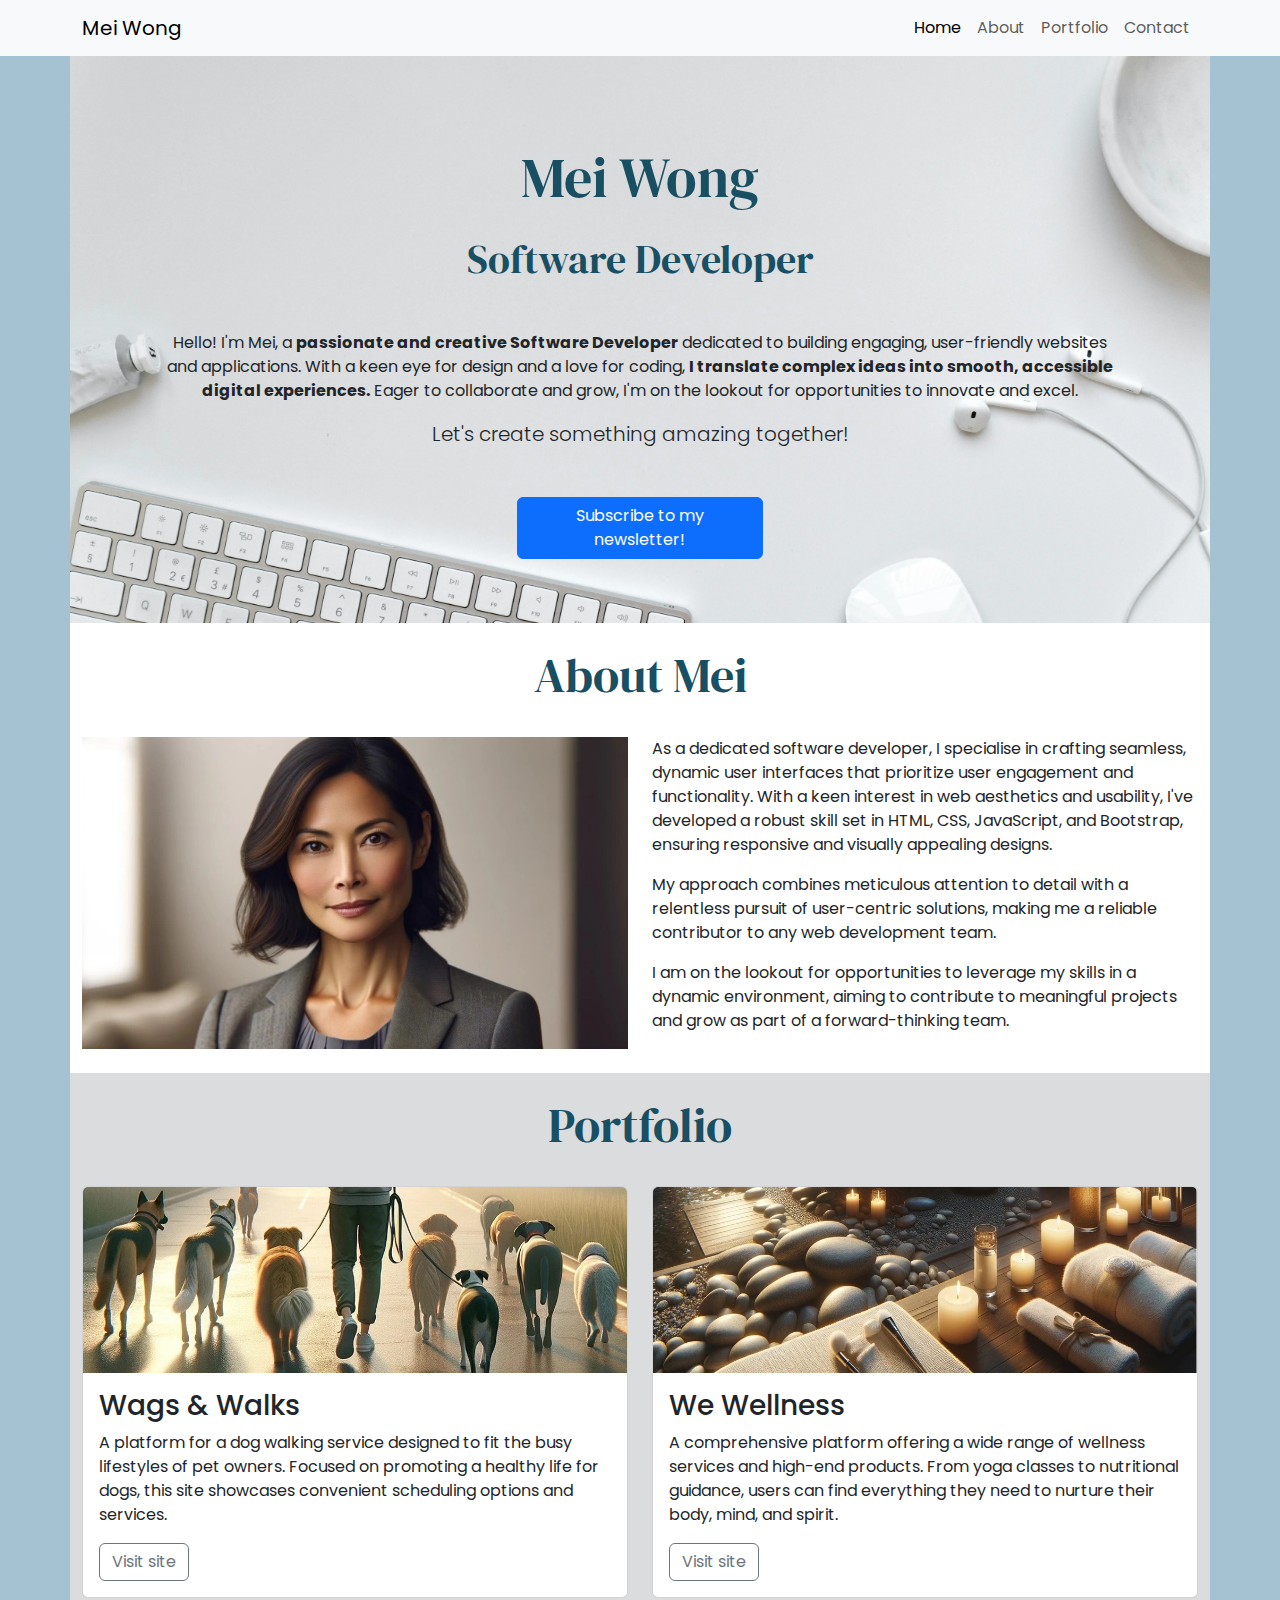
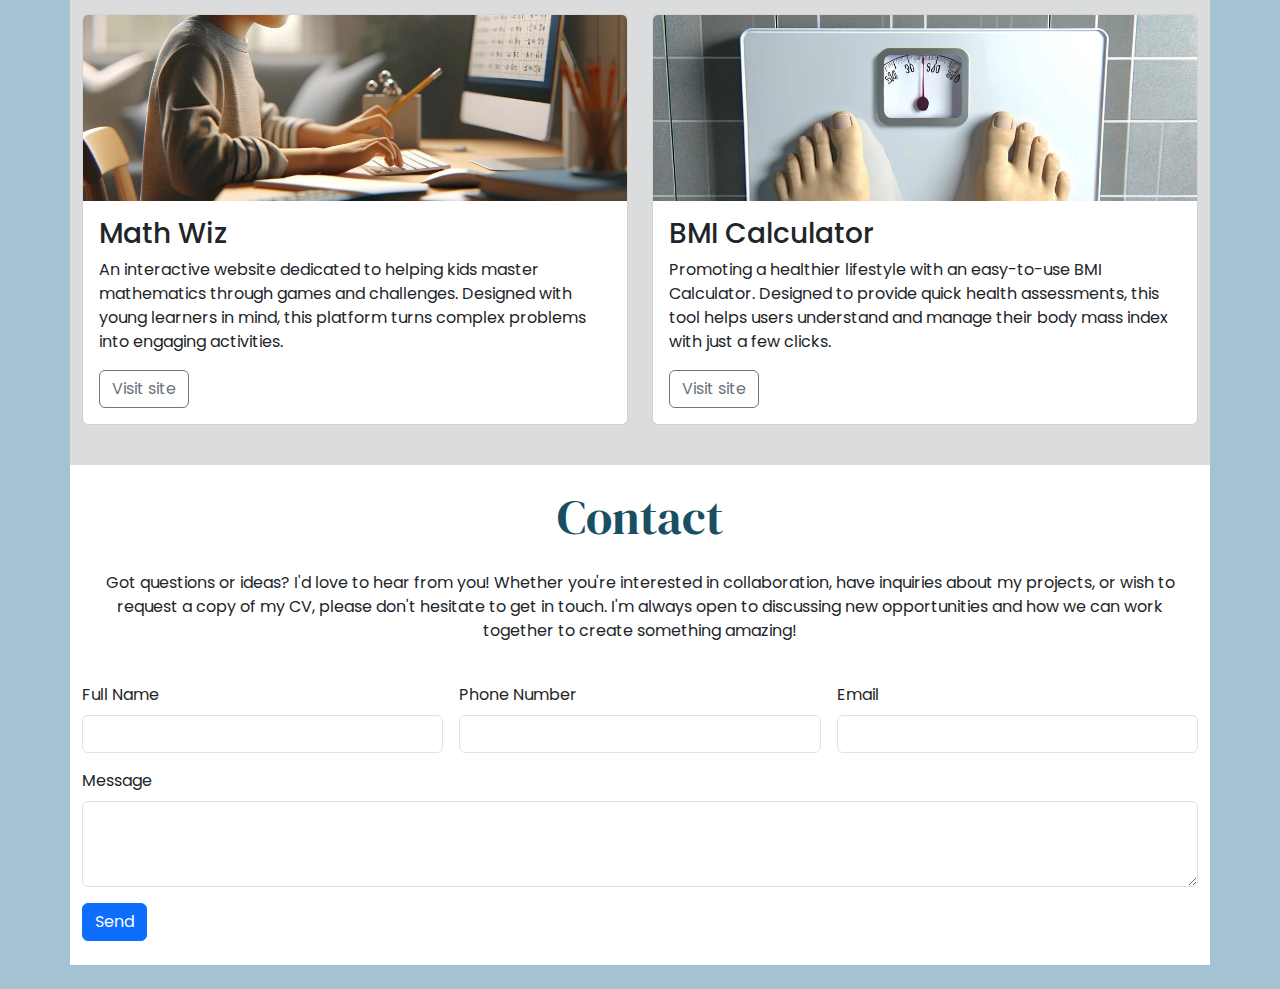
<file: index.html>
<!DOCTYPE html>
<html lang="en">

<head>
    <meta charset="UTF-8">
    <meta name="viewport" content="width=device-width, initial-scale=1.0">
    <title>Mei Wong | Software Developer</title>
    <!-- Bootstrap CSS Link -->
    <link href="https://cdn.jsdelivr.net/npm/bootstrap@5.3.3/dist/css/bootstrap.min.css" rel="stylesheet"
        integrity="sha384-QWTKZyjpPEjISv5WaRU9OFeRpok6YctnYmDr5pNlyT2bRjXh0JMhjY6hW+ALEwIH" crossorigin="anonymous">
        <!--custom css stylesheet-->
        <link rel="stylesheet" href="../assets/css/style.css">
</head>

<body>
    <!--nav bar-->
    <nav class="navbar navbar-expand-sm bg-body-tertiary">
        <div class="container">
            <a class="navbar-brand" href="index.html">Mei Wong</a>
            <button class="navbar-toggler" type="button" data-bs-toggle="collapse"
                data-bs-target="#navbarSupportedContent" aria-controls="navbarSupportedContent" aria-expanded="false"
                aria-label="Toggle navigation">
                <span class="navbar-toggler-icon"></span>
            </button>
            <div class="collapse navbar-collapse" id="navbarSupportedContent">
                <ul class="navbar-nav ms-auto">
                    <li class="nav-item">
                        <a class="nav-link active" aria-current="page" href="index.html">Home</a>
                    </li>
                    <li class="nav-item">
                        <a class="nav-link" href="#about">About</a>
                    </li>

                    <li class="nav-item">
                        <a class="nav-link" href="#portfolio">Portfolio</a>
                    </li>

                    <li class="nav-item">
                        <a class="nav-link" href="#contact">Contact</a>
                    </li>
                </ul>
            </div>
        </div>
    </nav>
    <!-- header -->
    <header id="hero" class="container">
        <!-- section with hero image -->
        <section class="row">
            <!-- text-center class used to centre all text inside column -->
            <div class="col-12 text-center">
                <h1 class="display-4 my-4">Mei Wong</h1>
                <!-- mb-5 gives extra margin spacing under subheading -->
                <h2 class="display-6 mb-5">Software Developer</h2>
                <p>
                    Hello! I'm Mei, a
                    <strong>passionate and creative Software Developer</strong>
                    dedicated to building engaging, user-friendly websites and
                    applications. With a keen eye for design and a love for coding,
                    <strong>I translate complex ideas into smooth, accessible digital
                        experiences.</strong>
                    Eager to collaborate and grow, I'm on the lookout for opportunities
                    to innovate and excel.
                </p>
                <!-- mb-5 gives extra margin spacing under lead text -->
                <p class="lead mb-5">Let's create something amazing together!</p>
            </div>
            <!--button for modal-->
            <button type="button" class="btn btn-primary col-3 justify-content-center mx-auto" data-bs-toggle="modal"
                data-bs-target="#exampleModal">
                Subscribe to my newsletter!
            </button>
        </section>


    </header>

    <!-- main content -->
    <main>
        <!-- About section links to #about href in navbar -->
        <section id="about" class="container">
            <div class="row">
                <!-- my-4 used to add top and bottom margin to heading -->
                <div class="col-12 text-center my-4">
                    <h2 class="display-5">About Mei</h2>
                </div>
                <!-- mb-4 used to add margin under image -->
                <div class="col-12 col-md-6 mb-4">
                    <!-- img-fluid class makes the image responsive to its container -->
                    <img src="assets/images/mei-wong.webp" class="img-fluid" alt="Mei Wong">
                </div>
                <!-- mb-4 used to add margin under text -->
                <div class="col-12 col-md-6 mb-4">
                    <p>
                        As a dedicated software developer, I specialise in crafting
                        seamless, dynamic user interfaces that prioritize user engagement
                        and functionality. With a keen interest in web aesthetics and
                        usability, I've developed a robust skill set in HTML, CSS,
                        JavaScript, and Bootstrap, ensuring responsive and visually
                        appealing designs.
                    </p>
                    <p>
                        My approach combines meticulous attention to detail with a
                        relentless pursuit of user-centric solutions, making me a reliable
                        contributor to any web development team.
                    </p>
                    <p>
                        I am on the lookout for opportunities to leverage my skills in a
                        dynamic environment, aiming to contribute to meaningful projects
                        and grow as part of a forward-thinking team.
                    </p>
                </div>
            </div>
        </section>
        <!-- portfolio section starts here -->
        <section id="portfolio" class="container pb-4">
            <div class="row">
                <!-- my-4 used to add top and bottom margin to heading -->
                <div class="col-12 text-center my-4">
                    <h2 class="display-5">Portfolio</h2>
                </div>
                <!-- cols for cards -->
                <div class="col-12 col-md-6">
                    <div class="card mb-3">
                        <img src="assets/images/wags-and-walks.webp" class="card-img-top"
                            alt="A man walking several dogs early in the morning">
                        <div class="card-body">
                            <h3 class="card-title">Wags & Walks</h3>
                            <p class="card-text">A platform for a dog walking service designed to fit the busy
                                lifestyles of pet
                                owners. Focused on promoting a healthy life for dogs, this site showcases convenient
                                scheduling
                                options
                                and services.</p>
                            <a href="#" class="btn btn-outline-secondary">Visit site</a>
                        </div>
                    </div>
                </div>
                <div class="col-12 col-md-6">
                    <div class="card mb-3">
                        <img src="assets/images/we-wellness.webp" class="card-img-top"
                            alt="A spa with candles towels and natural material">
                        <div class="card-body">
                            <h3 class="card-title">We Wellness</h3>
                            <p class="card-text">A comprehensive platform offering a wide range of wellness services and
                                high-end
                                products. From yoga classes to nutritional guidance, users can find everything they need
                                to
                                nurture
                                their body, mind, and spirit.</p>
                            <a href="#" class="btn btn-outline-secondary">Visit site</a>
                        </div>
                    </div>
                </div>
                <div class="col-12 col-md-6">
                    <div class="card mb-3">
                        <img src="assets/images/math-wiz.webp" class="card-img-top"
                            alt="A child practicing math at a computer">
                        <div class="card-body">
                            <h3 class="card-title">Math Wiz</h3>
                            <p class="card-text">An interactive website dedicated to helping kids master mathematics
                                through
                                games and
                                challenges. Designed with young learners in mind, this platform turns complex problems
                                into
                                engaging
                                activities. </p>
                            <a href="#" class="btn btn-outline-secondary">Visit site</a>
                        </div>
                    </div>
                </div>
                <div class="col-12 col-md-6">
                    <div class="card mb-3">
                        <img src="assets/images/bmi-calculator.webp" class="card-img-top"
                            alt="Weighing scales seen from the first person view of the person standing on the scales">
                        <div class="card-body">
                            <h3 class="card-title">BMI Calculator</h3>
                            <p class="card-text">Promoting a healthier lifestyle with an easy-to-use BMI Calculator.
                                Designed to
                                provide quick health assessments, this tool helps users understand and manage their body
                                mass
                                index with
                                just a few clicks.</p>
                            <a href="#" class="btn btn-outline-secondary">Visit site</a>
                        </div>
                    </div>
                </div>
            </div>
        </section>
        <section>

        </section>
    </main>
    <footer id="contact" class="container">
        <div class="row justify-content-center mb-4">
            <div class="col-12 text-center my-4">
                <h2 class="display-5">Contact</h2>
                <p class="mt-4">Got questions or ideas? I'd love to hear from you! Whether you're
                    interested in collaboration, have inquiries about my projects, or
                    wish to request a copy of my CV, please don't hesitate to get in
                    touch. I'm always open to discussing new opportunities and how we
                    can work together to create something amazing!</p>
            </div>
            <div class="col-12 col-lg-12 mb-4">
                <form class="row g-3">
                    <div class="col-lg-4">
                        <label for="inputFullName" class="form-label">Full Name</label>
                        <input type="text" class="form-control" id="inputFullName">
                    </div>
                    <div class="col-lg-4">
                        <label for="inputPhoneNumber" class="form-label">Phone Number</label>
                        <input type="text" class="form-control" id="inputPhoneNumber">
                    </div>
                    <div class="col-lg-4">
                        <label for="inputEmail4" class="form-label">Email</label>
                        <input type="email" class="form-control" id="inputEmail4">
                    </div>
                    <div class="col-12">
                        <label for="inputMessage" class="form-label">Message</label>
                        <textarea type="text" class="form-control" id="inputMessage" rows="3"></textarea>
                    </div>
                    <div class="col-12">
                        <button type="submit" class="btn btn-primary">Send</button>
                    </div>
                </form>
            </div>
        </div>
    </footer>

    <!--Modal under Footer-->
    <div class="modal modal-lg" id="exampleModal">
        <div class="modal-dialog">
            <div class="modal-content">
                <div class="modal-header">
                    <h5 class="modal-title">Subscribe</h5>
                    <button type="button" class="btn-close" data-bs-dismiss="modal" aria-label="Close"></button>
                </div>
                <div class="modal-body">
                    <p>Join my newsletter for the latest updates on my projects, coding tips, and industry insights
                        delivered straight to your inbox.</p>
                        <form class="row g-3">
                            <div class="col-lg-6">
                                <label for="inputName" class="form-label">Name</label>
                                <input type="text" class="form-control" id="inputName">
                            </div>
                            <div class="col-lg-6">
                                <label for="inputEmail" class="form-label">Email</label>
                                <input type="email" class="form-control" id="inputEmail">
                            </div>
                        </form>
                    <div class="col-12 mb-4 mt-4">
                    <button type="button" class="btn btn-primary">Sign up!</button>
                    </div>
                </div>
            </div>
            </div>
    </div>
    <!-- Bootstrap JS Script-->
    <script src="https://cdn.jsdelivr.net/npm/bootstrap@5.3.3/dist/js/bootstrap.bundle.min.js"
        integrity="sha384-YvpcrYf0tY3lHB60NNkmXc5s9fDVZLESaAA55NDzOxhy9GkcIdslK1eN7N6jIeHz" crossorigin="anonymous">
    </script>
</body>

</html>
</file>
<file: assets/css/style.css>
/*  
    #a4c2d1; egg blue
    #dbdcde; light grey
    #1f7798; mid-blue
    #184f63; dark-blue
*/

/* global styles */

@import url('https://fonts.googleapis.com/css2?family=DM+Serif+Display:ital@0;1&family=Poppins&display=swap');

body {
    font-family: "Poppins", sans-serif;
    background-color: #a4c2d1; /* egg-blue*/
}

h1,
h2  {
    font-family: "DM Serif Display", serif;
    color: #184f63; /* dark-blue*/
}

#hero {
        min-height: 500px;
        background-color: #dbdcde; /* light-grey*/
        background-image: url(../images/background.webp);
        background-size: cover;
        background-position: 50% 70%;
        padding: 5% 7%;
}

#about {
    background-color: white; 
}

#portfolio {
    background-color: #dbdcde; /* light-grey*/
}

#contact {
    background-color: white;
}
</file>
